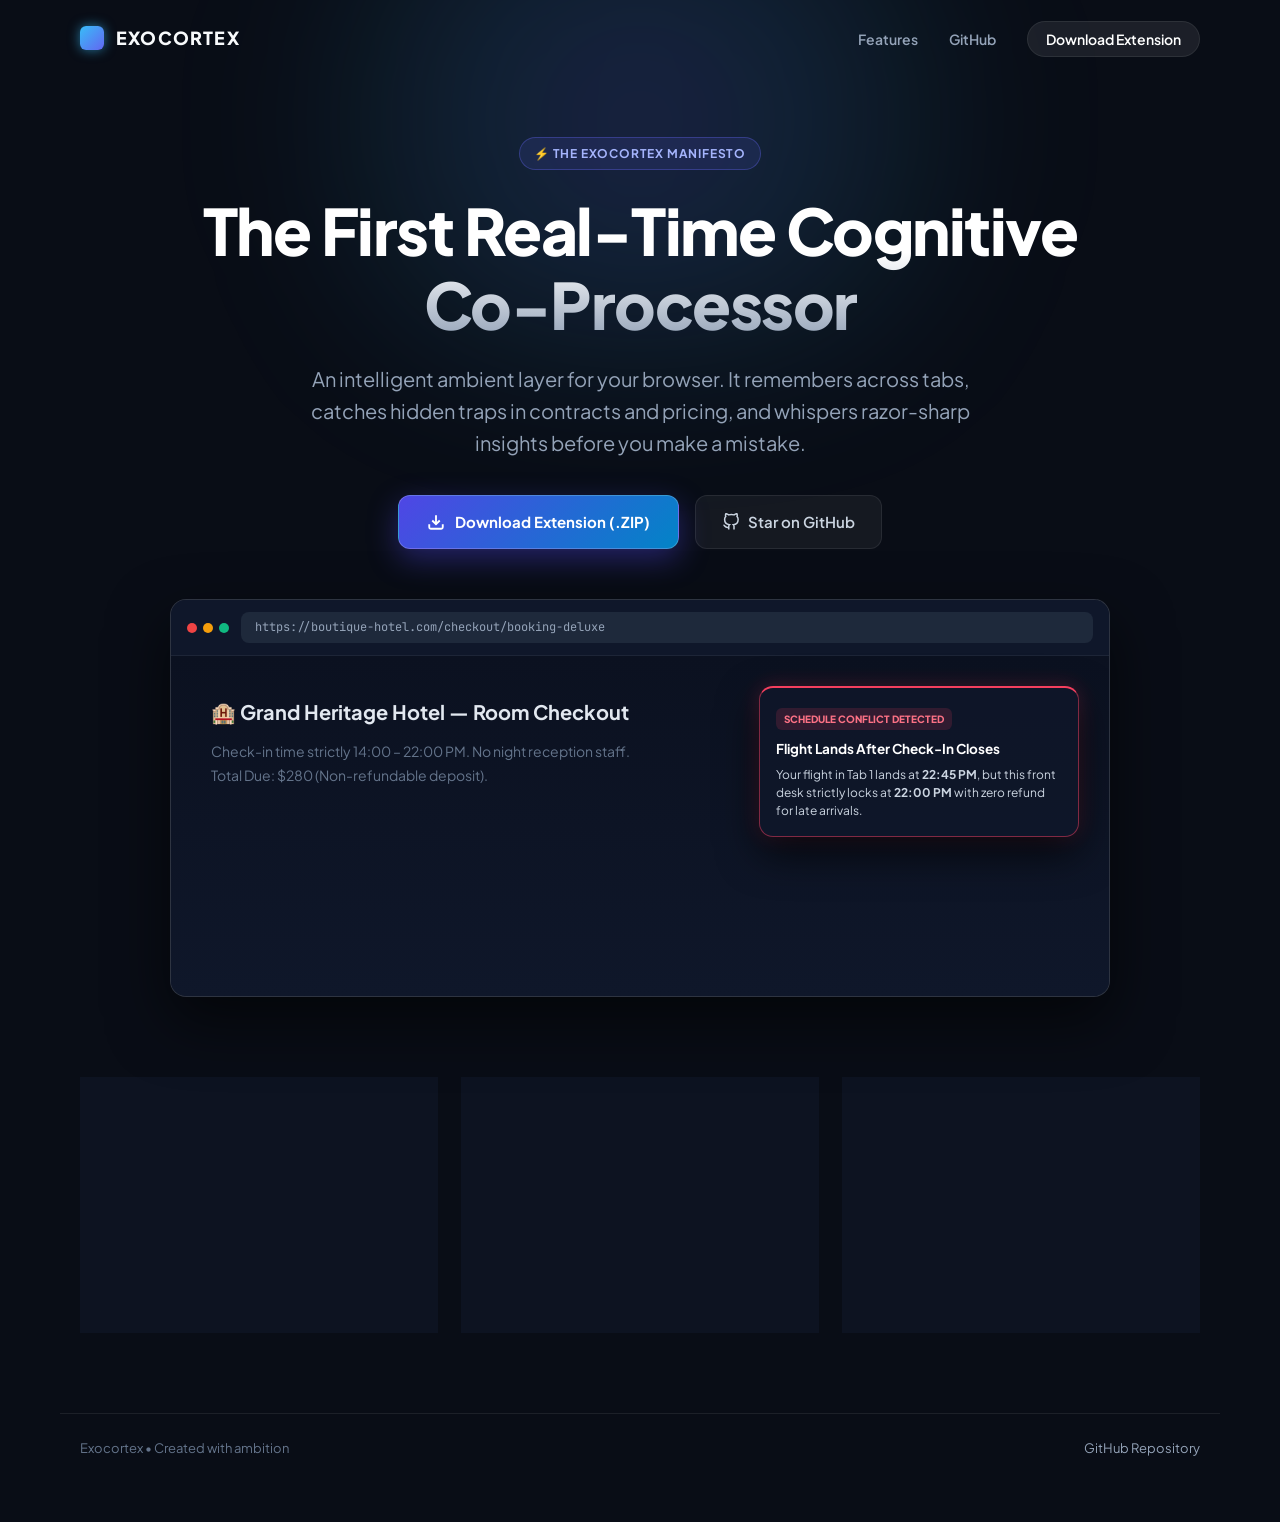
<file: index.html>
<!DOCTYPE html>
<html lang="en">
<head>
  <meta charset="UTF-8">
  <meta name="viewport" content="width=device-width, initial-scale=1.0">
  <title>Exocortex — The Proactive Cognitive Co-Processor</title>
  <meta name="description" content="An ambient intelligence that connects dots across tabs, catches hidden traps, and surfaces proactive insights faster than you notice them.">
  <link rel="preconnect" href="https://fonts.googleapis.com">
  <link rel="preconnect" href="https://fonts.gstatic.com" crossorigin>
  <link href="https://fonts.googleapis.com/css2?family=Plus+Jakarta+Sans:wght@400;500;600;700;800&family=JetBrains+Mono:wght@500;700&display=swap" rel="stylesheet">
  <style>
    :root {
      --bg: #090d16;
      --card-bg: rgba(17, 24, 39, 0.7);
      --border: rgba(255, 255, 255, 0.08);
      --accent-cyan: #38bdf8;
      --accent-indigo: #6366f1;
      --accent-rose: #f43f5e;
      --text: #f8fafc;
      --text-muted: #94a3b8;
    }
    * { box-sizing: border-box; margin: 0; padding: 0; }
    body {
      background-color: var(--bg);
      color: var(--text);
      font-family: 'Plus Jakarta Sans', sans-serif;
      line-height: 1.6;
      overflow-x: hidden;
    }
    /* Glow Effects */
    .glow-bg {
      position: absolute;
      top: -120px;
      left: 50%;
      transform: translateX(-50%);
      width: 900px;
      height: 480px;
      background: radial-gradient(circle, rgba(99, 102, 241, 0.22) 0%, rgba(56, 189, 248, 0.12) 40%, transparent 70%);
      filter: blur(80px);
      z-index: 0;
      pointer-events: none;
    }
    nav {
      position: relative;
      z-index: 10;
      max-width: 1160px;
      margin: 0 auto;
      padding: 24px 20px;
      display: flex;
      justify-content: space-between;
      align-items: center;
    }
    .logo {
      display: flex;
      align-items: center;
      gap: 12px;
      font-weight: 800;
      font-size: 18px;
      letter-spacing: 1.2px;
    }
    .logo-core {
      width: 24px;
      height: 24px;
      border-radius: 6px;
      background: linear-gradient(135deg, var(--accent-cyan), var(--accent-indigo));
      box-shadow: 0 0 12px rgba(56, 189, 248, 0.6);
    }
    .nav-links a {
      color: var(--text-muted);
      text-decoration: none;
      font-size: 14px;
      font-weight: 600;
      margin-left: 28px;
      transition: color 0.2s;
    }
    .nav-links a:hover { color: #fff; }
    .nav-btn {
      background: rgba(255, 255, 255, 0.08);
      border: 1px solid var(--border);
      color: #fff !important;
      padding: 8px 18px;
      border-radius: 999px;
      backdrop-filter: blur(10px);
    }

    /* Hero Section */
    .hero {
      position: relative;
      z-index: 10;
      max-width: 920px;
      margin: 60px auto 40px;
      text-align: center;
      padding: 0 20px;
    }
    .hero-badge {
      display: inline-flex;
      align-items: center;
      gap: 8px;
      font-size: 12px;
      font-weight: 700;
      letter-spacing: 0.8px;
      padding: 6px 14px;
      border-radius: 9999px;
      background: rgba(99, 102, 241, 0.12);
      border: 1px solid rgba(99, 102, 241, 0.35);
      color: #a5b4fc;
      margin-bottom: 24px;
    }
    .hero h1 {
      font-size: clamp(38px, 6vw, 64px);
      font-weight: 800;
      line-height: 1.15;
      letter-spacing: -1.5px;
      margin-bottom: 22px;
      background: linear-gradient(180deg, #ffffff 40%, #94a3b8 100%);
      -webkit-background-clip: text;
      -webkit-text-fill-color: transparent;
    }
    .hero p {
      font-size: clamp(16px, 2vw, 20px);
      color: var(--text-muted);
      max-width: 720px;
      margin: 0 auto 36px;
      line-height: 1.6;
    }
    .cta-group {
      display: flex;
      justify-content: center;
      align-items: center;
      gap: 16px;
      flex-wrap: wrap;
    }
    .primary-btn {
      display: inline-flex;
      align-items: center;
      gap: 10px;
      background: linear-gradient(135deg, #4f46e5 0%, #0284c7 100%);
      color: #fff;
      font-weight: 700;
      font-size: 15px;
      padding: 14px 28px;
      border-radius: 12px;
      text-decoration: none;
      box-shadow: 0 10px 30px rgba(79, 70, 229, 0.4);
      transition: all 0.25s ease;
      border: 1px solid rgba(255, 255, 255, 0.2);
    }
    .primary-btn:hover {
      transform: translateY(-2px);
      box-shadow: 0 16px 40px rgba(79, 70, 229, 0.55);
    }
    .secondary-btn {
      display: inline-flex;
      align-items: center;
      gap: 8px;
      background: rgba(255, 255, 255, 0.05);
      border: 1px solid var(--border);
      color: #cbd5e1;
      font-weight: 600;
      font-size: 15px;
      padding: 14px 26px;
      border-radius: 12px;
      text-decoration: none;
      transition: all 0.2s;
    }
    .secondary-btn:hover {
      background: rgba(255, 255, 255, 0.1);
      color: #fff;
    }

    /* Interactive Demo Card */
    .demo-wrapper {
      max-width: 980px;
      margin: 50px auto 80px;
      padding: 0 20px;
      position: relative;
      z-index: 10;
    }
    .browser-frame {
      background: #111827;
      border: 1px solid rgba(255, 255, 255, 0.12);
      border-radius: 16px;
      box-shadow: 0 24px 60px rgba(0, 0, 0, 0.6);
      overflow: hidden;
    }
    .browser-bar {
      background: #0f172a;
      padding: 12px 16px;
      display: flex;
      align-items: center;
      gap: 12px;
      border-bottom: 1px solid rgba(255, 255, 255, 0.06);
    }
    .browser-dots {
      display: flex;
      gap: 6px;
    }
    .dot {
      width: 10px;
      height: 10px;
      border-radius: 50%;
      background: #334155;
    }
    .browser-url {
      flex: 1;
      background: #1e293b;
      padding: 6px 14px;
      border-radius: 8px;
      font-family: 'JetBrains Mono', monospace;
      font-size: 12px;
      color: #94a3b8;
    }
    .browser-content {
      padding: 40px;
      min-height: 340px;
      position: relative;
      background: linear-gradient(180deg, #0b1120 0%, #0f172a 100%);
    }
    .simulated-page-title {
      font-size: 20px;
      font-weight: 700;
      margin-bottom: 12px;
      color: #e2e8f0;
    }
    .simulated-page-text {
      color: #64748b;
      font-size: 14px;
      max-width: 500px;
      line-height: 1.7;
    }

    /* In-Demo Floating Whisper */
    .demo-whisper {
      position: absolute;
      top: 30px;
      right: 30px;
      width: 320px;
      background: rgba(15, 23, 42, 0.95);
      border: 1px solid rgba(244, 63, 94, 0.5);
      border-top: 2px solid #f43f5e;
      border-radius: 14px;
      padding: 16px;
      box-shadow: 0 16px 40px rgba(0,0,0,0.7), 0 0 20px rgba(244, 63, 94, 0.25);
      animation: float-in 0.8s cubic-bezier(0.16, 1, 0.3, 1);
    }
    .whisper-badge {
      display: inline-block;
      font-size: 10px;
      font-weight: 800;
      color: #fb7185;
      background: rgba(244, 63, 94, 0.15);
      padding: 3px 8px;
      border-radius: 6px;
      margin-bottom: 8px;
    }
    .whisper-title {
      font-size: 13.5px;
      font-weight: 700;
      color: #fff;
      margin-bottom: 6px;
    }
    .whisper-body {
      font-size: 12px;
      color: #cbd5e1;
      line-height: 1.5;
    }

    /* Pillars / Features */
    .features-grid {
      max-width: 1160px;
      margin: 80px auto;
      padding: 0 20px;
      display: grid;
      grid-template-columns: repeat(auto-fit, minmax(320px, 1fr));
      gap: 24px;
    }
    .feature-card {
      background: var(--card-bg);
      border: 1px solid var(--border);
      border-radius: 16px;
      padding: 32px 28px;
      backdrop-filter: blur(12px);
      transition: border-color 0.25s, transform 0.25s;
    }
    .feature-card:hover {
      border-color: rgba(99, 102, 241, 0.4);
      transform: translateY(-4px);
    }
    .feature-icon {
      font-size: 28px;
      margin-bottom: 16px;
      display: inline-block;
    }
    .feature-title {
      font-size: 18px;
      font-weight: 700;
      margin-bottom: 10px;
      color: #fff;
    }
    .feature-desc {
      font-size: 14px;
      color: var(--text-muted);
      line-height: 1.6;
    }

    footer {
      max-width: 1160px;
      margin: 80px auto 40px;
      padding: 24px 20px;
      border-top: 1px solid var(--border);
      display: flex;
      justify-content: space-between;
      color: #64748b;
      font-size: 13px;
    }
    footer a { color: #94a3b8; text-decoration: none; }
    footer a:hover { color: #fff; }

    @keyframes float-in {
      from { opacity: 0; transform: translateY(-12px) scale(0.95); }
      to { opacity: 1; transform: translateY(0) scale(1); }
    }
  </style>
</head>
<body>
  <div class="glow-bg"></div>

  <nav>
    <div class="logo">
      <div class="logo-core"></div>
      <span>EXOCORTEX</span>
    </div>
    <div class="nav-links">
      <a href="#features">Features</a>
      <a href="https://github.com/jayarajbelamagi/exocortex" target="_blank">GitHub</a>
      <a href="exocortex-extension.zip" download="exocortex-extension.zip" class="nav-btn">Download Extension</a>
    </div>
  </nav>

  <header class="hero">
    <div class="hero-badge">⚡ THE EXOCORTEX MANIFESTO</div>
    <h1>The First Real-Time Cognitive Co-Processor</h1>
    <p>
      An intelligent ambient layer for your browser. It remembers across tabs, catches hidden traps in contracts and pricing, and whispers razor-sharp insights before you make a mistake.
    </p>
    <div class="cta-group">
      <a href="exocortex-extension.zip" download="exocortex-extension.zip" class="primary-btn">
        <svg width="18" height="18" viewBox="0 0 24 24" fill="none" stroke="currentColor" stroke-width="2.5"><path d="M21 15v4a2 2 0 0 1-2 2H5a2 2 0 0 1-2-2v-4"/><polyline points="7 10 12 15 17 10"/><line x1="12" y1="15" x2="12" y2="3"/></svg>
        Download Extension (.ZIP)
      </a>
      <a href="https://github.com/jayarajbelamagi/exocortex" target="_blank" class="secondary-btn">
        <svg width="18" height="18" viewBox="0 0 24 24" fill="none" stroke="currentColor" stroke-width="2"><path d="M9 19c-5 1.5-5-2.5-7-3m14 6v-3.87a3.37 3.37 0 0 0-.94-2.61c3.14-.35 6.44-1.54 6.44-7A5.44 5.44 0 0 0 20 4.77 5.07 5.07 0 0 0 19.91 1S18.73.65 16 2.48a13.38 13.38 0 0 0-7 0C6.27.65 5.09 1 5.09 1A5.07 5.07 0 0 0 5 4.77a5.44 5.44 0 0 0-1.5 3.78c0 5.42 3.3 6.61 6.44 7A3.37 3.37 0 0 0 9 18.13V22"/></svg>
        Star on GitHub
      </a>
    </div>
  </header>

  <main>
    <!-- Interactive Live Demo Simulation -->
    <section class="demo-wrapper">
      <div class="browser-frame">
        <div class="browser-bar">
          <div class="browser-dots">
            <div class="dot" style="background:#ef4444;"></div>
            <div class="dot" style="background:#f59e0b;"></div>
            <div class="dot" style="background:#10b981;"></div>
          </div>
          <div class="browser-url">https://boutique-hotel.com/checkout/booking-deluxe</div>
        </div>
        <div class="browser-content">
          <div class="simulated-page-title">🏨 Grand Heritage Hotel — Room Checkout</div>
          <div class="simulated-page-text">
            Check-in time strictly 14:00 – 22:00 PM. No night reception staff.<br>
            Total Due: $280 (Non-refundable deposit).
          </div>

          <!-- Ambient Whisper Overlay -->
          <div class="demo-whisper">
            <div class="whisper-badge">SCHEDULE CONFLICT DETECTED</div>
            <div class="whisper-title">Flight Lands After Check-In Closes</div>
            <div class="whisper-body">
              Your flight in Tab 1 lands at <strong>22:45 PM</strong>, but this front desk strictly locks at <strong>22:00 PM</strong> with zero refund for late arrivals.
            </div>
          </div>
        </div>
      </div>
    </section>

    <!-- Features -->
    <section class="features-grid" id="features">
      <div class="feature-card">
        <div class="feature-icon">🧠</div>
        <h3 class="feature-title">Cross-Tab Memory</h3>
        <p class="feature-desc">Unlike traditional assistants that treat each tab as a vacuum, Exocortex maintains a real-time semantic ring buffer across your entire browsing session.</p>
      </div>

      <div class="feature-card">
        <div class="feature-icon">🛡️</div>
        <h3 class="feature-title">Fine-Print Radar</h3>
        <p class="feature-desc">Scans checkouts, SaaS pricing, and legal terms for sneaky clauses—like recurring auto-renewals, non-refundable terms, and restocking penalties.</p>
      </div>

      <div class="feature-card">
        <div class="feature-icon">🔒</div>
        <h3 class="feature-title">Sovereign & Local-First</h3>
        <p class="feature-desc">Zero cloud telemetry. Your session data lives in your browser's local memory and is wiped at any time. It works for you, not advertising networks.</p>
      </div>
    </section>
  </main>

  <footer>
    <div>Exocortex • Created with ambition</div>
    <div><a href="https://github.com/jayarajbelamagi/exocortex" target="_blank">GitHub Repository</a></div>
  </footer>
</body>
</html>
</file>
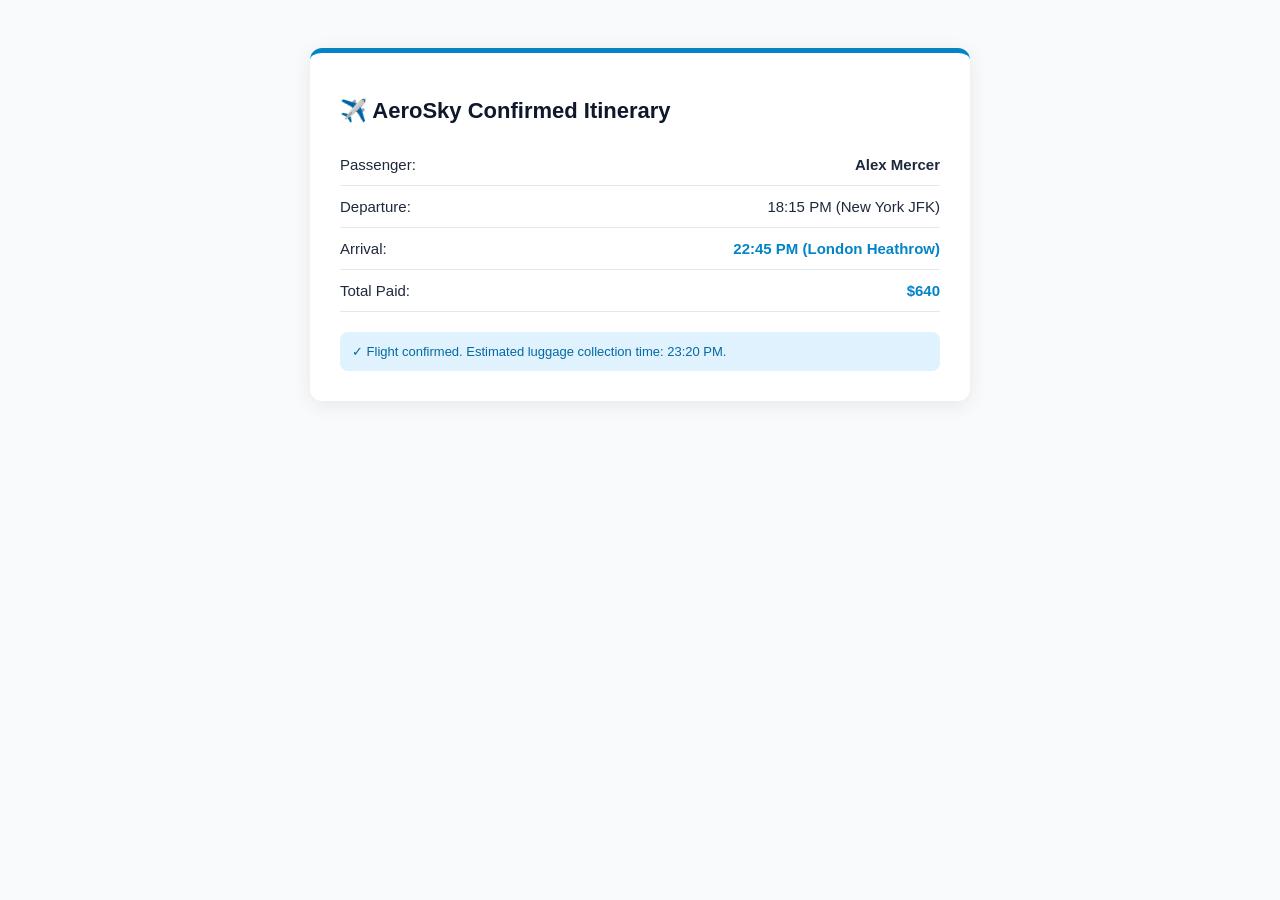
<file: demo-pages/flight.html>
<!DOCTYPE html>
<html lang="en">
<head>
  <meta charset="UTF-8">
  <title>AeroSky Flight Confirmation - Seat 14B</title>
  <style>
    body { font-family: -apple-system, BlinkMacSystemFont, sans-serif; background: #f8fafc; color: #1e293b; padding: 40px; }
    .ticket { max-width: 600px; margin: 0 auto; background: white; border-radius: 12px; box-shadow: 0 4px 20px rgba(0,0,0,0.08); padding: 30px; border-top: 5px solid #0284c7; }
    h1 { font-size: 22px; margin-bottom: 20px; color: #0f172a; }
    .detail { display: flex; justify-content: space-between; padding: 12px 0; border-bottom: 1px solid #e2e8f0; font-size: 15px; }
    .highlight { font-weight: bold; color: #0284c7; }
    .alert-banner { background: #e0f2fe; color: #0369a1; padding: 12px; border-radius: 8px; margin-top: 20px; font-size: 13px; }
  </style>
</head>
<body>
  <div class="ticket">
    <h1>✈️ AeroSky Confirmed Itinerary</h1>
    <div class="detail"><span>Passenger:</span> <strong>Alex Mercer</strong></div>
    <div class="detail"><span>Departure:</span> <span>18:15 PM (New York JFK)</span></div>
    <div class="detail"><span>Arrival:</span> <span class="highlight">22:45 PM (London Heathrow)</span></div>
    <div class="detail"><span>Total Paid:</span> <span class="highlight">$640</span></div>
    <div class="alert-banner">
      ✓ Flight confirmed. Estimated luggage collection time: 23:20 PM.
    </div>
  </div>
</body>
</html>
</file>
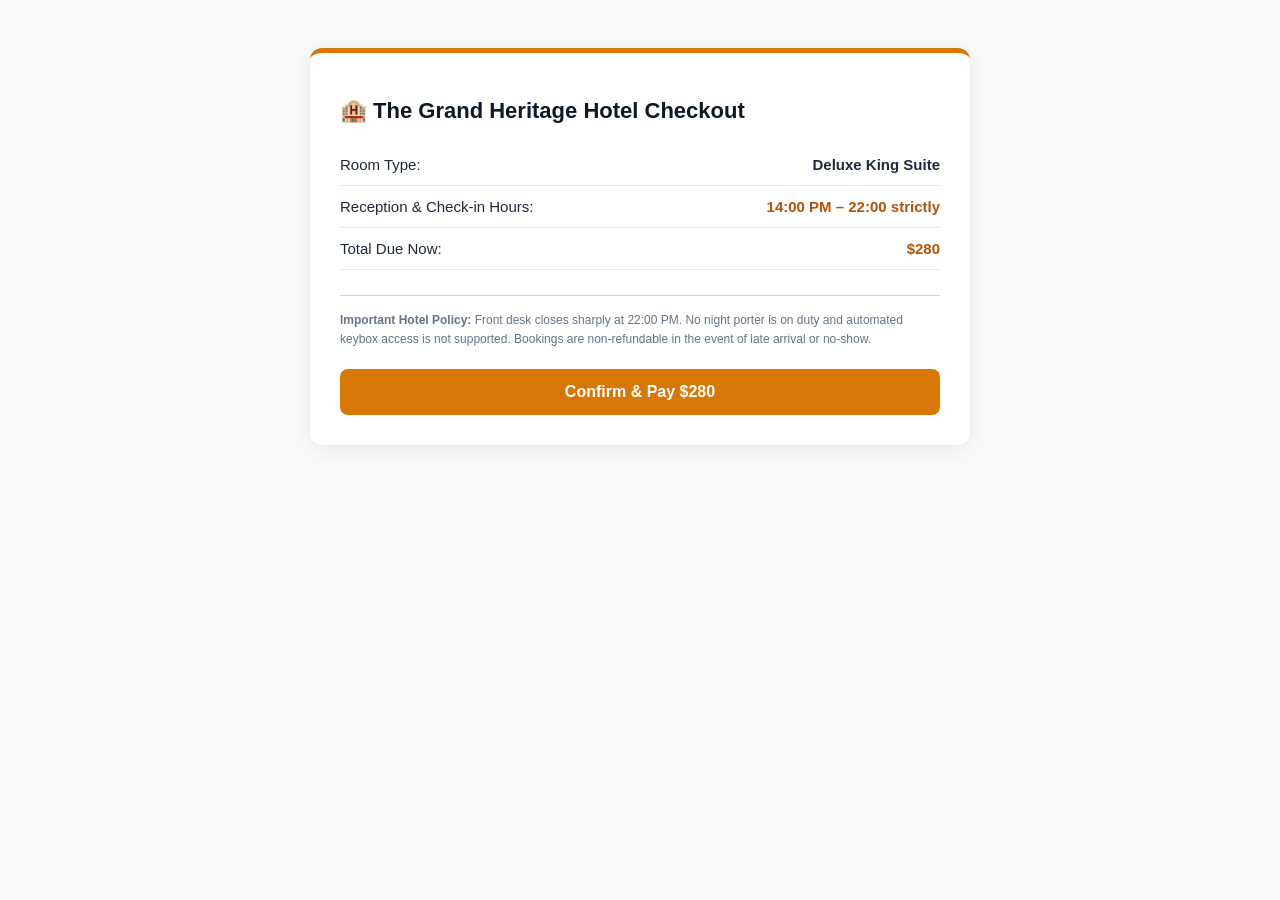
<file: demo-pages/hotel.html>
<!DOCTYPE html>
<html lang="en">
<head>
  <meta charset="UTF-8">
  <title>The Grand Heritage Boutique Hotel — Reservation Checkout</title>
  <style>
    body { font-family: -apple-system, BlinkMacSystemFont, sans-serif; background: #f8fafc; color: #1e293b; padding: 40px; }
    .booking { max-width: 600px; margin: 0 auto; background: white; border-radius: 12px; box-shadow: 0 4px 20px rgba(0,0,0,0.08); padding: 30px; border-top: 5px solid #d97706; }
    h1 { font-size: 22px; margin-bottom: 20px; color: #0f172a; }
    .detail { display: flex; justify-content: space-between; padding: 12px 0; border-bottom: 1px solid #e2e8f0; font-size: 15px; }
    .highlight { font-weight: bold; color: #b45309; }
    .fine-print { font-size: 12px; color: #64748b; margin-top: 25px; line-height: 1.6; border-top: 1px solid #cbd5e1; padding-top: 15px; }
    .btn { display: block; width: 100%; padding: 14px; background: #d97706; color: white; border: none; border-radius: 8px; font-size: 16px; font-weight: bold; margin-top: 20px; cursor: pointer; }
  </style>
</head>
<body>
  <div class="booking">
    <h1>🏨 The Grand Heritage Hotel Checkout</h1>
    <div class="detail"><span>Room Type:</span> <strong>Deluxe King Suite</strong></div>
    <div class="detail"><span>Reception & Check-in Hours:</span> <span class="highlight">14:00 PM – 22:00 strictly</span></div>
    <div class="detail"><span>Total Due Now:</span> <span class="highlight">$280</span></div>
    
    <div class="fine-print">
      <strong>Important Hotel Policy:</strong> Front desk closes sharply at 22:00 PM. No night porter is on duty and automated keybox access is not supported. Bookings are non-refundable in the event of late arrival or no-show.
    </div>

    <button class="btn">Confirm & Pay $280</button>
  </div>
</body>
</html>
</file>
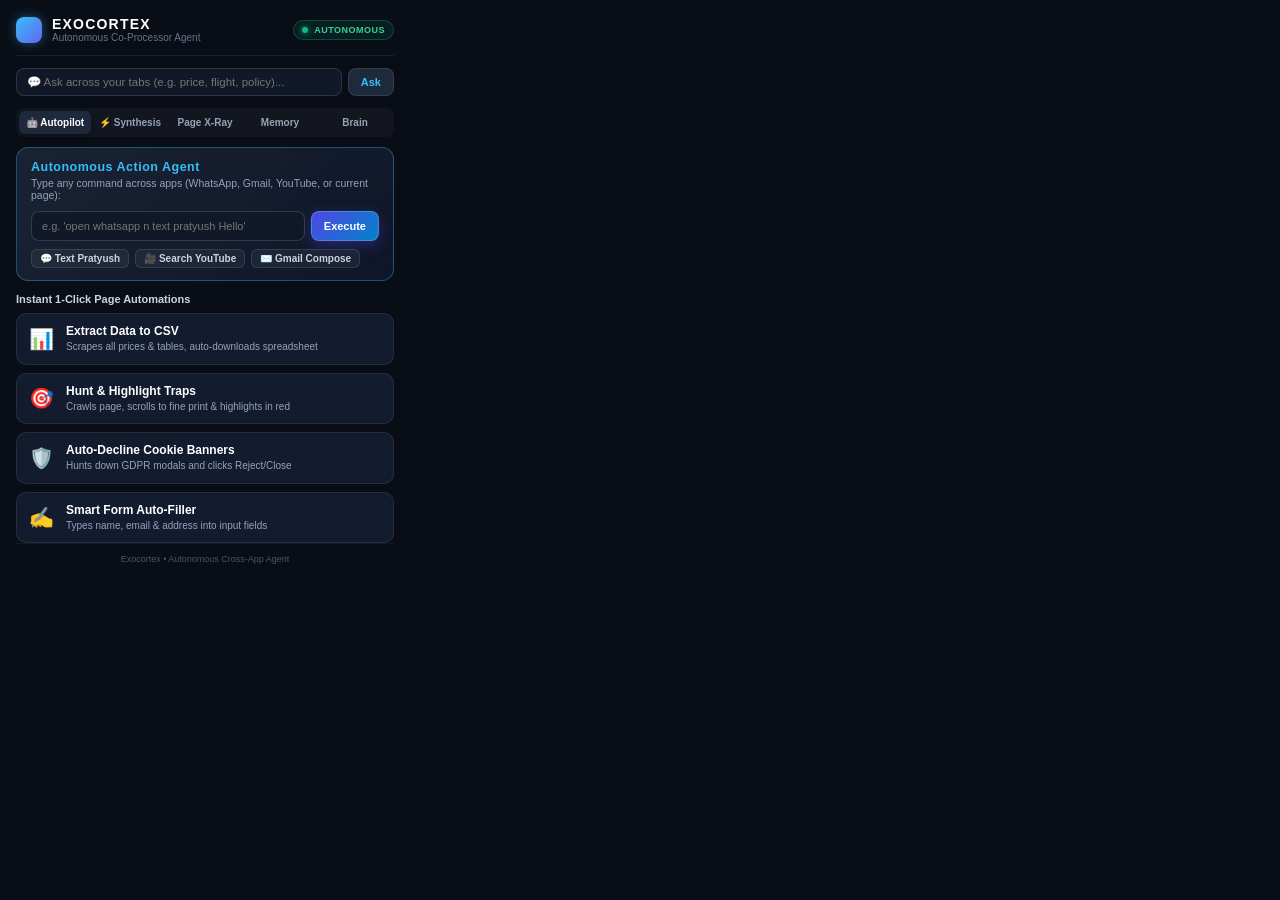
<file: popup/popup.html>
<!DOCTYPE html>
<html lang="en">
<head>
  <meta charset="UTF-8">
  <title>Exocortex Dashboard</title>
  <link rel="stylesheet" href="popup.css">
</head>
<body>
  <div class="deck">
    <!-- Top Header -->
    <header class="deck-header">
      <div class="brand">
        <div class="brand-icon"></div>
        <div>
          <h1 class="brand-name">EXOCORTEX</h1>
          <p class="brand-sub">Autonomous Co-Processor Agent</p>
        </div>
      </div>
      <div class="status-indicator">
        <span class="status-dot"></span>
        <span class="status-text">AUTONOMOUS</span>
      </div>
    </header>

    <!-- Superpower Omnibar: Ask Across All Tabs -->
    <div class="search-box">
      <input type="text" id="omni-query" placeholder="💬 Ask across your tabs (e.g. price, flight, policy)...">
      <button id="omni-btn">Ask</button>
    </div>
    <div id="search-results" class="search-results" style="display:none;"></div>

    <!-- Nav Tabs -->
    <nav class="tabs">
      <button class="tab-btn active" data-tab="autopilot">🤖 Autopilot</button>
      <button class="tab-btn" data-tab="synthesis">⚡ Synthesis</button>
      <button class="tab-btn" data-tab="xray">Page X-Ray</button>
      <button class="tab-btn" data-tab="memory">Memory</button>
      <button class="tab-btn" data-tab="settings">Brain</button>
    </nav>

    <!-- TAB 1: Autonomous Autopilot (Execute Work On Its Own!) -->
    <section class="tab-content active" id="tab-autopilot">
      <div class="autopilot-box">
        <div class="autopilot-title">Autonomous Action Agent</div>
        <p class="autopilot-desc">Type any command across apps (WhatsApp, Gmail, YouTube, or current page):</p>

        <div class="command-bar">
          <input type="text" id="autopilot-input" placeholder="e.g. 'open whatsapp n text pratyush Hello'">
          <button id="btn-run-command" class="glow-btn">Execute</button>
        </div>

        <!-- Quick suggestion chips -->
        <div class="command-chips">
          <span class="chip" data-cmd="open whatsapp n text pratyush Hello">💬 Text Pratyush</span>
          <span class="chip" data-cmd="open youtube and search lofi beats">🎥 Search YouTube</span>
          <span class="chip" data-cmd="open gmail and compose Hello team">✉️ Gmail Compose</span>
        </div>

        <div id="autopilot-status" class="autopilot-status" style="display:none;"></div>
      </div>

      <div class="section-title">
        <span>Instant 1-Click Page Automations</span>
      </div>

      <div class="action-grid">
        <div class="actuator-card" id="act-extract-csv">
          <div class="actuator-icon">📊</div>
          <div class="actuator-text">
            <strong>Extract Data to CSV</strong>
            <span>Scrapes all prices & tables, auto-downloads spreadsheet</span>
          </div>
        </div>

        <div class="actuator-card" id="act-hunt-traps">
          <div class="actuator-icon">🎯</div>
          <div class="actuator-text">
            <strong>Hunt & Highlight Traps</strong>
            <span>Crawls page, scrolls to fine print & highlights in red</span>
          </div>
        </div>

        <div class="actuator-card" id="act-decline-cookies">
          <div class="actuator-icon">🛡️</div>
          <div class="actuator-text">
            <strong>Auto-Decline Cookie Banners</strong>
            <span>Hunts down GDPR modals and clicks Reject/Close</span>
          </div>
        </div>

        <div class="actuator-card" id="act-fill-form">
          <div class="actuator-icon">✍️</div>
          <div class="actuator-text">
            <strong>Smart Form Auto-Filler</strong>
            <span>Types name, email & address into input fields</span>
          </div>
        </div>
      </div>
    </section>

    <!-- TAB 2: Multi-Tab Synthesis & Radar -->
    <section class="tab-content" id="tab-synthesis">
      <div class="action-card">
        <div class="action-card-header">
          <div>
            <strong>Cross-Tab Executive Brief</strong>
            <p>Compare prices, specs, and consensus across open tabs.</p>
          </div>
          <button class="glow-btn" id="btn-synthesize">⚡ Synthesize Tabs</button>
        </div>
        <div id="synthesis-output" class="synthesis-box" style="display:none;">
          <div class="synthesis-loading" id="synthesis-loading">Synthesizing cross-tab intelligence...</div>
          <div id="synthesis-result" style="display:none;"></div>
        </div>
      </div>

      <div class="section-title">
        <span>Proactive Radar & Warnings</span>
        <button class="link-btn" id="btn-demo-test">Test Demo</button>
      </div>

      <div class="insights-feed" id="insights-feed">
        <div class="empty-state" id="insights-empty">
          <div class="empty-icon">🛡️</div>
          <p>Radar scanning in real time.</p>
          <small>Open multiple tabs or click "Synthesize Tabs" above.</small>
        </div>
      </div>
    </section>

    <!-- TAB 3: Page X-Ray (Current Tab Instant Breakdown) -->
    <section class="tab-content" id="tab-xray">
      <div class="xray-card" id="current-page-xray">
        <div class="xray-header">
          <span class="card-badge" id="xray-tab-badge">CURRENT PAGE</span>
          <span id="xray-tab-category" class="category-pill">GENERAL</span>
        </div>
        <h3 class="xray-title" id="xray-tab-title">Loading current page...</h3>
        <p class="xray-meta" id="xray-tab-meta"></p>

        <div class="xray-section">
          <strong>💡 Key Takeaways (TL;DR):</strong>
          <div class="takeaways-list" id="xray-takeaways"></div>
        </div>

        <div class="xray-section" id="xray-traps-section" style="display:none;">
          <strong>⚠️ Fine-Print Hazards & Clauses:</strong>
          <div class="trap-callout" id="xray-trap-text"></div>
        </div>
      </div>
    </section>

    <!-- TAB 4: Session Memory -->
    <section class="tab-content" id="tab-memory">
      <div class="section-title">
        <span>Session Ring Buffer (<span id="metric-memory">0</span>)</span>
        <button class="link-btn text-danger" id="btn-clear-mem">Clear All</button>
      </div>
      <div class="memory-list" id="memory-list"></div>
    </section>

    <!-- TAB 5: Brain Engine Settings -->
    <section class="tab-content" id="tab-settings">
      <div class="form-group">
        <label class="form-label">Reasoning Engine</label>
        <select class="form-select" id="engine-mode">
          <option value="hybrid">Hybrid (Local Heuristics + Gemini Flash)</option>
          <option value="local">Local Only (100% On-Device Heuristics)</option>
        </select>
      </div>

      <div class="form-group">
        <label class="form-label">Google Gemini API Key (Optional)</label>
        <div class="input-with-btn">
          <input type="password" class="form-input" id="gemini-api-key" placeholder="AIzaSy...">
          <button class="toggle-btn" id="btn-toggle-key">👁️</button>
        </div>
        <span class="form-hint">Enables deep comparative synthesis across open tabs.</span>
      </div>

      <div class="form-group">
        <div class="toggle-row">
          <span>Show ambient floating HUD</span>
          <input type="checkbox" id="proactive-toggle" checked>
        </div>
      </div>

      <button class="primary-btn" id="btn-save-settings">Save Settings</button>
      <div class="feedback-msg" id="settings-feedback"></div>
    </section>

    <footer class="deck-footer">
      <span>Exocortex • Autonomous Cross-App Agent</span>
    </footer>
  </div>

  <script src="popup.js"></script>
</body>
</html>
</file>
<file: popup/popup.css>
/* Exocortex Dashboard Styling — Obsidian & Cyber Glass */

* {
  box-sizing: border-box;
  margin: 0;
  padding: 0;
  font-family: -apple-system, BlinkMacSystemFont, 'Segoe UI', Roboto, Helvetica, Arial, sans-serif;
}

body {
  width: 410px;
  min-height: 580px;
  background-color: #090d16;
  color: #f1f5f9;
  font-size: 13px;
  user-select: none;
}

.deck {
  display: flex;
  flex-direction: column;
  height: 100%;
  padding: 16px;
}

/* Header */
.deck-header {
  display: flex;
  align-items: center;
  justify-content: space-between;
  padding-bottom: 12px;
  border-bottom: 1px solid rgba(255, 255, 255, 0.08);
}

.brand {
  display: flex;
  align-items: center;
  gap: 10px;
}

.brand-icon {
  width: 26px;
  height: 26px;
  border-radius: 8px;
  background: linear-gradient(135deg, #38bdf8 0%, #6366f1 100%);
  box-shadow: 0 0 12px rgba(56, 189, 248, 0.4);
}

.brand-name {
  font-size: 14px;
  font-weight: 800;
  letter-spacing: 1.2px;
  color: #ffffff;
}

.brand-sub {
  font-size: 10px;
  color: #64748b;
}

.status-indicator {
  display: flex;
  align-items: center;
  gap: 6px;
  padding: 4px 8px;
  background: rgba(16, 185, 129, 0.1);
  border: 1px solid rgba(16, 185, 129, 0.3);
  border-radius: 20px;
}

.status-dot {
  width: 6px;
  height: 6px;
  border-radius: 50%;
  background: #10b981;
  box-shadow: 0 0 6px #10b981;
}

.status-text {
  font-size: 9px;
  font-weight: 700;
  color: #34d399;
  letter-spacing: 0.5px;
}

/* Omnibar Search */
.search-box {
  display: flex;
  gap: 6px;
  margin-top: 12px;
}

.search-box input {
  flex: 1;
  background: #111827;
  border: 1px solid rgba(255, 255, 255, 0.12);
  border-radius: 8px;
  color: #f1f5f9;
  padding: 7px 10px;
  font-size: 11.5px;
  outline: none;
}

.search-box input:focus {
  border-color: #38bdf8;
}

.search-box button {
  background: #1e293b;
  border: 1px solid rgba(255, 255, 255, 0.1);
  color: #38bdf8;
  font-weight: 700;
  font-size: 11px;
  padding: 0 12px;
  border-radius: 8px;
  cursor: pointer;
}

.search-results {
  margin-top: 8px;
  background: #131c2e;
  border: 1px solid rgba(56, 189, 248, 0.3);
  border-radius: 8px;
  padding: 8px;
  max-height: 140px;
  overflow-y: auto;
}

.search-result-item {
  padding: 6px 0;
  border-bottom: 1px solid rgba(255, 255, 255, 0.05);
  font-size: 11px;
}
.search-result-item:last-child { border-bottom: none; }
.search-result-title { font-weight: 700; color: #e2e8f0; }
.search-result-snippet { color: #94a3b8; font-size: 10.5px; margin-top: 2px; }

/* Navigation Tabs */
.tabs {
  display: flex;
  gap: 3px;
  margin: 12px 0 10px 0;
  background: rgba(255, 255, 255, 0.04);
  padding: 3px;
  border-radius: 8px;
}

.tab-btn {
  flex: 1;
  background: transparent;
  border: none;
  color: #94a3b8;
  font-size: 10px;
  font-weight: 700;
  padding: 6px 1px;
  border-radius: 6px;
  cursor: pointer;
  transition: all 0.2s ease;
  white-space: nowrap;
}

.tab-btn.active {
  background: #1e293b;
  color: #ffffff;
  box-shadow: 0 2px 6px rgba(0, 0, 0, 0.3);
}

.tab-content { display: none; }
.tab-content.active { display: block; }

/* Autopilot Section */
.autopilot-box {
  background: linear-gradient(135deg, rgba(30, 41, 59, 0.8) 0%, rgba(15, 23, 42, 0.95) 100%);
  border: 1px solid rgba(56, 189, 248, 0.35);
  border-radius: 12px;
  padding: 12px 14px;
  margin-bottom: 12px;
}

.autopilot-title {
  font-size: 12.5px;
  font-weight: 800;
  color: #38bdf8;
  letter-spacing: 0.5px;
}

.autopilot-desc {
  font-size: 10.5px;
  color: #94a3b8;
  margin: 3px 0 10px 0;
}

.command-bar {
  display: flex;
  gap: 6px;
}

.command-bar input {
  flex: 1;
  background: #111827;
  border: 1px solid rgba(255, 255, 255, 0.15);
  border-radius: 8px;
  color: #fff;
  padding: 8px 10px;
  font-size: 11px;
  outline: none;
}

.command-bar input:focus {
  border-color: #38bdf8;
}

.command-chips {
  display: flex;
  gap: 6px;
  margin-top: 8px;
  flex-wrap: wrap;
}

.chip {
  background: rgba(255, 255, 255, 0.05);
  border: 1px solid rgba(255, 255, 255, 0.1);
  color: #cbd5e1;
  font-size: 10px;
  font-weight: 600;
  padding: 3px 8px;
  border-radius: 6px;
  cursor: pointer;
  transition: all 0.2s;
}

.chip:hover {
  background: rgba(56, 189, 248, 0.15);
  border-color: #38bdf8;
  color: #38bdf8;
}

.autopilot-status {
  margin-top: 8px;
  font-size: 11px;
  font-weight: 600;
  padding: 6px 10px;
  border-radius: 6px;
  background: rgba(16, 185, 129, 0.15);
  color: #34d399;
  border: 1px solid rgba(16, 185, 129, 0.3);
}

/* Action Grid (Autopilot) */
.action-grid {
  display: flex;
  flex-direction: column;
  gap: 8px;
}

.actuator-card {
  display: flex;
  align-items: center;
  gap: 12px;
  background: #131c2e;
  border: 1px solid rgba(255, 255, 255, 0.08);
  border-radius: 10px;
  padding: 10px 12px;
  cursor: pointer;
  transition: all 0.2s ease;
}

.actuator-card:hover {
  background: #1e293b;
  border-color: rgba(56, 189, 248, 0.5);
  transform: translateY(-1px);
}

.actuator-icon {
  font-size: 20px;
}

.actuator-text strong {
  display: block;
  font-size: 12px;
  color: #ffffff;
  margin-bottom: 2px;
}

.actuator-text span {
  display: block;
  font-size: 10px;
  color: #94a3b8;
  line-height: 1.35;
}

/* Action Card & Synthesize */
.action-card {
  background: linear-gradient(135deg, rgba(30, 41, 59, 0.7) 0%, rgba(15, 23, 42, 0.9) 100%);
  border: 1px solid rgba(99, 102, 241, 0.3);
  border-radius: 12px;
  padding: 12px 14px;
  margin-bottom: 12px;
}

.action-card-header {
  display: flex;
  align-items: center;
  justify-content: space-between;
  gap: 10px;
}

.action-card-header strong {
  font-size: 12px;
  color: #fff;
  display: block;
}

.action-card-header p {
  font-size: 10px;
  color: #94a3b8;
  margin-top: 2px;
}

.glow-btn {
  background: linear-gradient(135deg, #4f46e5 0%, #0284c7 100%);
  border: 1px solid rgba(255, 255, 255, 0.2);
  color: #fff;
  font-size: 11px;
  font-weight: 800;
  padding: 8px 12px;
  border-radius: 8px;
  cursor: pointer;
  white-space: nowrap;
  box-shadow: 0 4px 14px rgba(79, 70, 229, 0.35);
  transition: all 0.2s;
}

.glow-btn:hover {
  transform: translateY(-1px);
  box-shadow: 0 6px 18px rgba(79, 70, 229, 0.5);
}

.synthesis-box {
  margin-top: 10px;
  padding-top: 10px;
  border-top: 1px solid rgba(255, 255, 255, 0.08);
}

.synthesis-loading {
  font-size: 11px;
  color: #38bdf8;
  text-align: center;
  padding: 8px 0;
}

.synthesis-title {
  font-size: 12px;
  font-weight: 700;
  color: #38bdf8;
  margin-bottom: 4px;
}

.synthesis-summary {
  font-size: 11px;
  color: #e2e8f0;
  line-height: 1.45;
  margin-bottom: 8px;
}

.synthesis-points {
  display: flex;
  flex-direction: column;
  gap: 4px;
  margin-bottom: 8px;
}

.synthesis-point {
  font-size: 10.5px;
  color: #cbd5e1;
  padding-left: 8px;
  border-left: 2px solid #6366f1;
}

/* Page X-Ray Card */
.xray-card {
  background: #111827;
  border: 1px solid rgba(255, 255, 255, 0.08);
  border-radius: 12px;
  padding: 14px;
}

.xray-header {
  display: flex;
  justify-content: space-between;
  align-items: center;
  margin-bottom: 8px;
}

.category-pill {
  font-size: 9px;
  font-weight: 800;
  color: #38bdf8;
  background: rgba(56, 189, 248, 0.12);
  padding: 2px 6px;
  border-radius: 4px;
}

.xray-title {
  font-size: 13px;
  font-weight: 700;
  color: #ffffff;
  margin-bottom: 4px;
}

.xray-meta {
  font-size: 10px;
  color: #64748b;
  margin-bottom: 12px;
}

.xray-section {
  margin-top: 10px;
}

.xray-section strong {
  font-size: 10.5px;
  color: #94a3b8;
  display: block;
  margin-bottom: 6px;
}

.takeaways-list {
  display: flex;
  flex-direction: column;
  gap: 6px;
}

.takeaway-item {
  font-size: 11px;
  color: #cbd5e1;
  line-height: 1.45;
  background: rgba(255, 255, 255, 0.03);
  padding: 6px 10px;
  border-radius: 6px;
  border-left: 2px solid #38bdf8;
}

.trap-callout {
  background: rgba(244, 63, 94, 0.12);
  border-left: 3px solid #f43f5e;
  padding: 8px 10px;
  border-radius: 6px;
  color: #fca5a5;
  font-size: 11px;
  line-height: 1.4;
}

.section-title {
  display: flex;
  align-items: center;
  justify-content: space-between;
  margin: 10px 0 8px 0;
  font-size: 11px;
  font-weight: 700;
  color: #cbd5e1;
}

.link-btn {
  background: transparent;
  border: none;
  font-size: 10px;
  font-weight: 600;
  color: #38bdf8;
  cursor: pointer;
}

.link-btn.text-danger { color: #fb7185; }

/* Lists & Feeds */
.insights-feed, .memory-list {
  max-height: 220px;
  overflow-y: auto;
  display: flex;
  flex-direction: column;
  gap: 8px;
}

::-webkit-scrollbar { width: 4px; }
::-webkit-scrollbar-thumb { background: #334155; border-radius: 4px; }

.feed-item {
  background: #131c2e;
  border: 1px solid rgba(255, 255, 255, 0.08);
  border-radius: 8px;
  padding: 10px;
}

.item-badge {
  display: inline-block;
  font-size: 8.5px;
  font-weight: 800;
  text-transform: uppercase;
  color: #818cf8;
  background: rgba(99, 102, 241, 0.15);
  padding: 2px 6px;
  border-radius: 4px;
  margin-bottom: 4px;
}

.item-badge.high {
  color: #fb7185;
  background: rgba(244, 63, 94, 0.15);
}

.item-title {
  font-size: 11.5px;
  font-weight: 700;
  color: #ffffff;
  margin-bottom: 3px;
}

.item-desc {
  font-size: 10.5px;
  color: #94a3b8;
  line-height: 1.4;
}

.item-meta {
  font-size: 9px;
  color: #64748b;
  margin-top: 6px;
  display: flex;
  justify-content: space-between;
}

.empty-state {
  text-align: center;
  padding: 24px 10px;
  color: #64748b;
}

.empty-icon { font-size: 24px; margin-bottom: 6px; }
.empty-state p { font-size: 11px; font-weight: 600; color: #94a3b8; }
.empty-state small { font-size: 9.5px; }

/* Settings Form */
.form-group { margin-bottom: 12px; }
.form-label { display: block; font-size: 10.5px; font-weight: 600; color: #cbd5e1; margin-bottom: 5px; }

.form-select, .form-input {
  width: 100%;
  background: #111827;
  border: 1px solid #334155;
  border-radius: 8px;
  color: #f1f5f9;
  padding: 7px 10px;
  font-size: 11px;
  outline: none;
}

.form-hint { display: block; font-size: 9.5px; color: #64748b; margin-top: 3px; }
.input-with-btn { display: flex; gap: 6px; }
.toggle-btn { background: #1e293b; border: 1px solid #334155; color: #cbd5e1; padding: 0 10px; border-radius: 8px; cursor: pointer; }

.toggle-row {
  display: flex;
  align-items: center;
  justify-content: space-between;
  font-size: 10.5px;
  color: #cbd5e1;
  background: #111827;
  padding: 8px 10px;
  border-radius: 8px;
}

.primary-btn {
  width: 100%;
  margin-top: 8px;
  background: linear-gradient(135deg, #4f46e5 0%, #3b82f6 100%);
  color: #ffffff;
  border: none;
  font-size: 11.5px;
  font-weight: 700;
  padding: 9px;
  border-radius: 8px;
  cursor: pointer;
}

.feedback-msg { font-size: 10.5px; text-align: center; margin-top: 5px; color: #34d399; height: 14px; }
.deck-footer { margin-top: auto; padding-top: 10px; border-top: 1px solid rgba(255, 255, 255, 0.05); text-align: center; font-size: 9px; color: #475569; }
</file>
